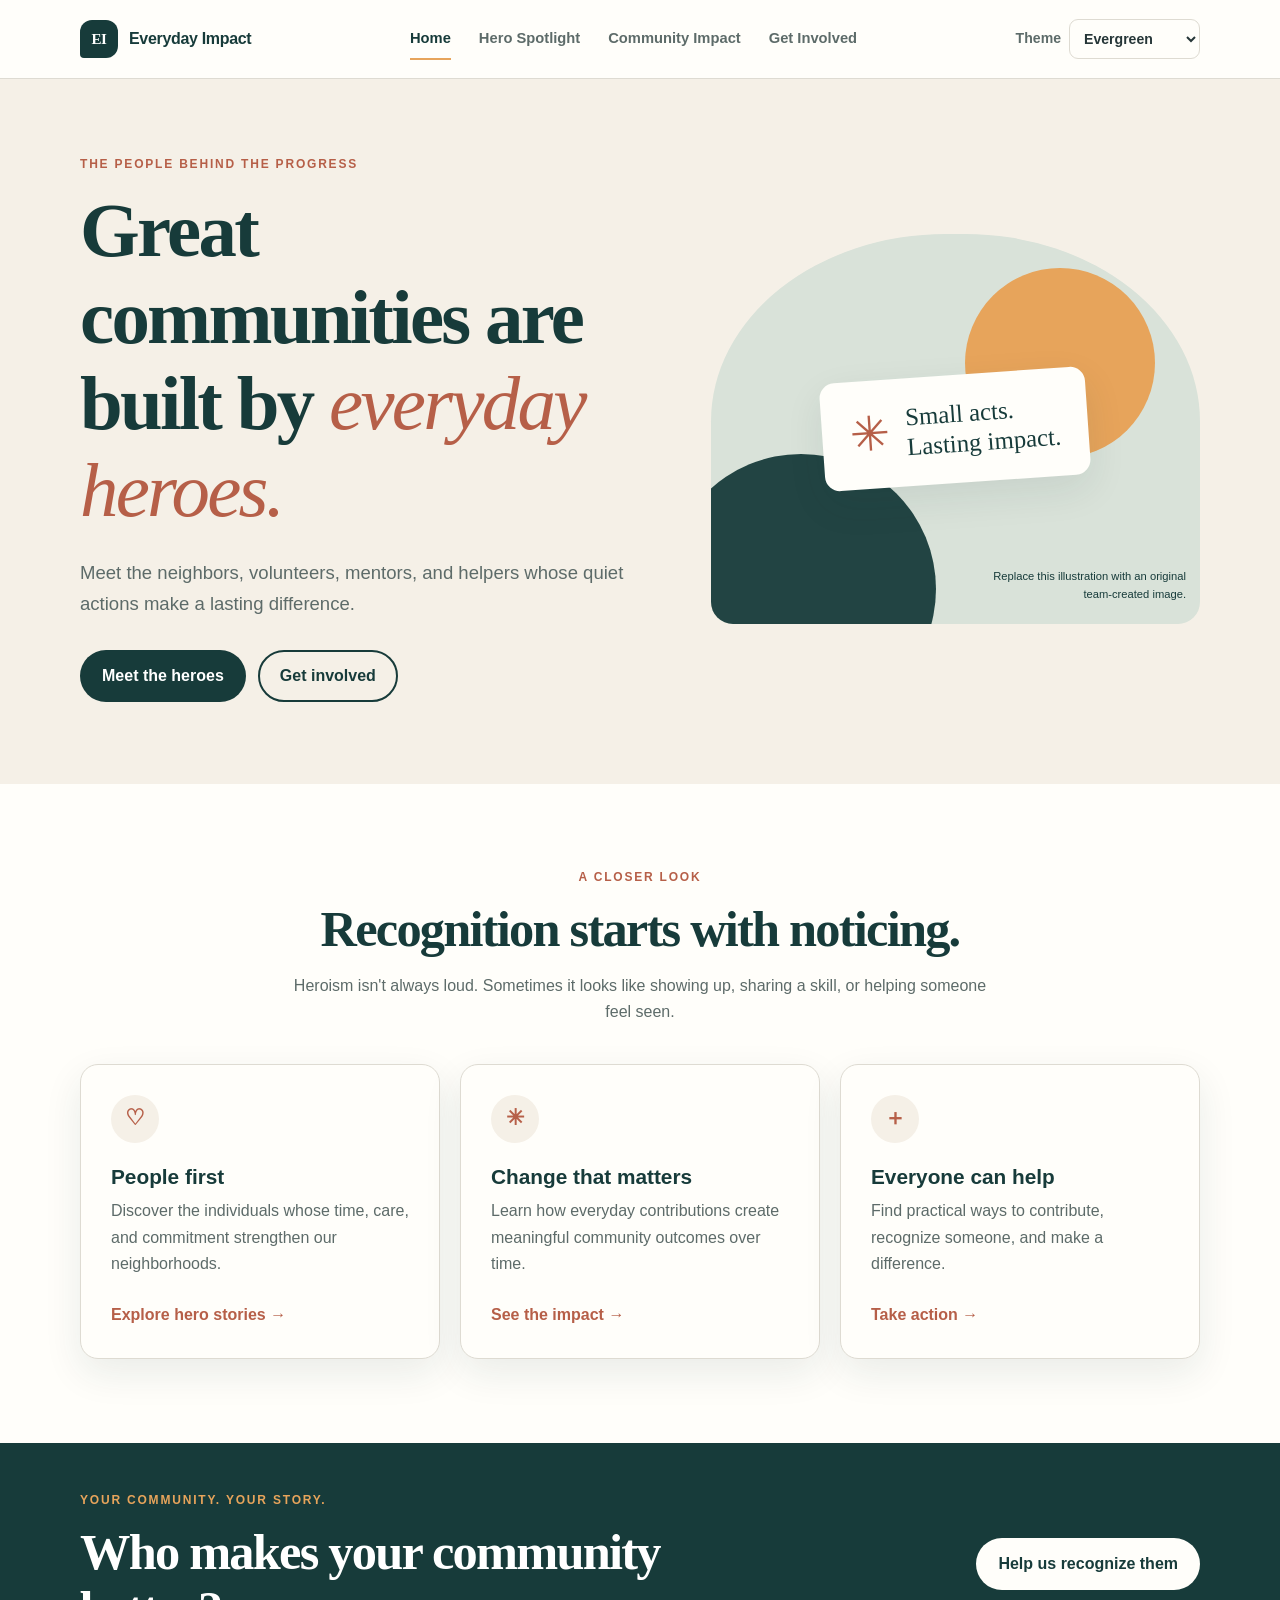
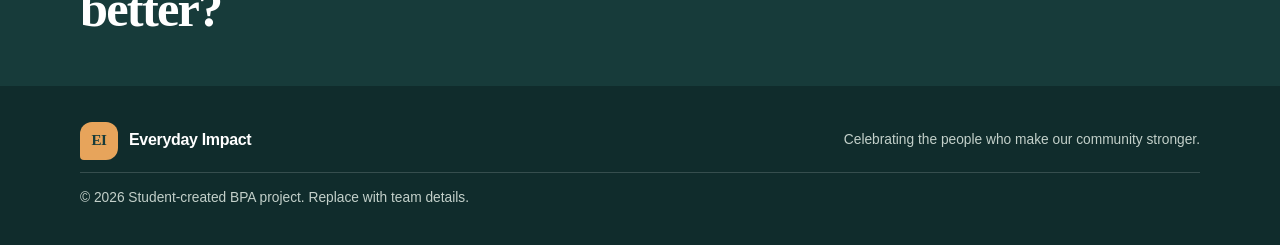
<file: index.html>
<!doctype html>
<html lang="en">
<head>
  <meta charset="utf-8">
  <meta name="viewport" content="width=device-width, initial-scale=1">
  <meta name="description" content="Celebrating the people who make our community stronger.">
  <title>Everyday Impact | Unsung Heroes</title>
  <link rel="stylesheet" href="css/styles.css">
  <script src="js/main.js" defer></script>
</head>
<body>
  <a class="skip-link" href="#main">Skip to content</a>
  <header class="site-header">
    <div class="container nav-wrap">
      <a class="brand" href="index.html" aria-label="Everyday Impact home">
        <span class="brand-mark" aria-hidden="true">EI</span><span>Everyday Impact</span>
      </a>
      <button class="menu-toggle" type="button" aria-expanded="false" aria-controls="primary-nav">Menu</button>
      <nav id="primary-nav" class="primary-nav" aria-label="Main navigation">
        <a href="index.html" aria-current="page">Home</a>
        <a href="heroes.html">Hero Spotlight</a>
        <a href="impact.html">Community Impact</a>
        <a href="get-involved.html">Get Involved</a>
      </nav>
    </div>
  </header>

  <main id="main">
    <section class="hero">
      <div class="container hero-grid">
        <div class="hero-copy">
          <p class="eyebrow">The people behind the progress</p>
          <h1>Great communities are built by <em>everyday heroes.</em></h1>
          <p class="lead">Meet the neighbors, volunteers, mentors, and helpers whose quiet actions make a lasting difference.</p>
          <div class="button-row">
            <a class="button button-primary" href="heroes.html">Meet the heroes</a>
            <a class="button button-outline" href="get-involved.html">Get involved</a>
          </div>
        </div>
        <div class="hero-art" role="img" aria-label="Decorative illustration placeholder showing a group of community members">
          <div class="art-sun"></div><div class="art-circle"></div>
          <div class="art-card"><span class="art-symbol">✳</span><span>Small acts.<br>Lasting impact.</span></div>
          <p class="art-note">Replace this illustration with an original team-created image.</p>
        </div>
      </div>
    </section>

    <section class="section container">
      <div class="section-heading">
        <p class="eyebrow">A closer look</p>
        <h2>Recognition starts with noticing.</h2>
        <p>Heroism isn't always loud. Sometimes it looks like showing up, sharing a skill, or helping someone feel seen.</p>
      </div>
      <div class="card-grid three">
        <article class="feature-card">
          <div class="icon-disc" aria-hidden="true">♡</div>
          <h3>People first</h3>
          <p>Discover the individuals whose time, care, and commitment strengthen our neighborhoods.</p>
          <a class="text-link" href="heroes.html">Explore hero stories <span aria-hidden="true">→</span></a>
        </article>
        <article class="feature-card">
          <div class="icon-disc" aria-hidden="true">✳</div>
          <h3>Change that matters</h3>
          <p>Learn how everyday contributions create meaningful community outcomes over time.</p>
          <a class="text-link" href="impact.html">See the impact <span aria-hidden="true">→</span></a>
        </article>
        <article class="feature-card">
          <div class="icon-disc" aria-hidden="true">＋</div>
          <h3>Everyone can help</h3>
          <p>Find practical ways to contribute, recognize someone, and make a difference.</p>
          <a class="text-link" href="get-involved.html">Take action <span aria-hidden="true">→</span></a>
        </article>
      </div>
    </section>

    <section class="callout">
      <div class="container callout-inner">
        <div><p class="eyebrow">Your community. Your story.</p><h2>Who makes your community better?</h2></div>
        <a class="button button-light" href="get-involved.html">Help us recognize them</a>
      </div>
    </section>
  </main>

  <footer class="site-footer">
    <div class="container footer-inner">
      <a class="brand brand-footer" href="index.html"><span class="brand-mark">EI</span><span>Everyday Impact</span></a>
      <p>Celebrating the people who make our community stronger.</p>
      <p class="copyright">© <span data-year></span> Student-created BPA project. Replace with team details.</p>
    </div>
  </footer>
</body>
</html>
</file>
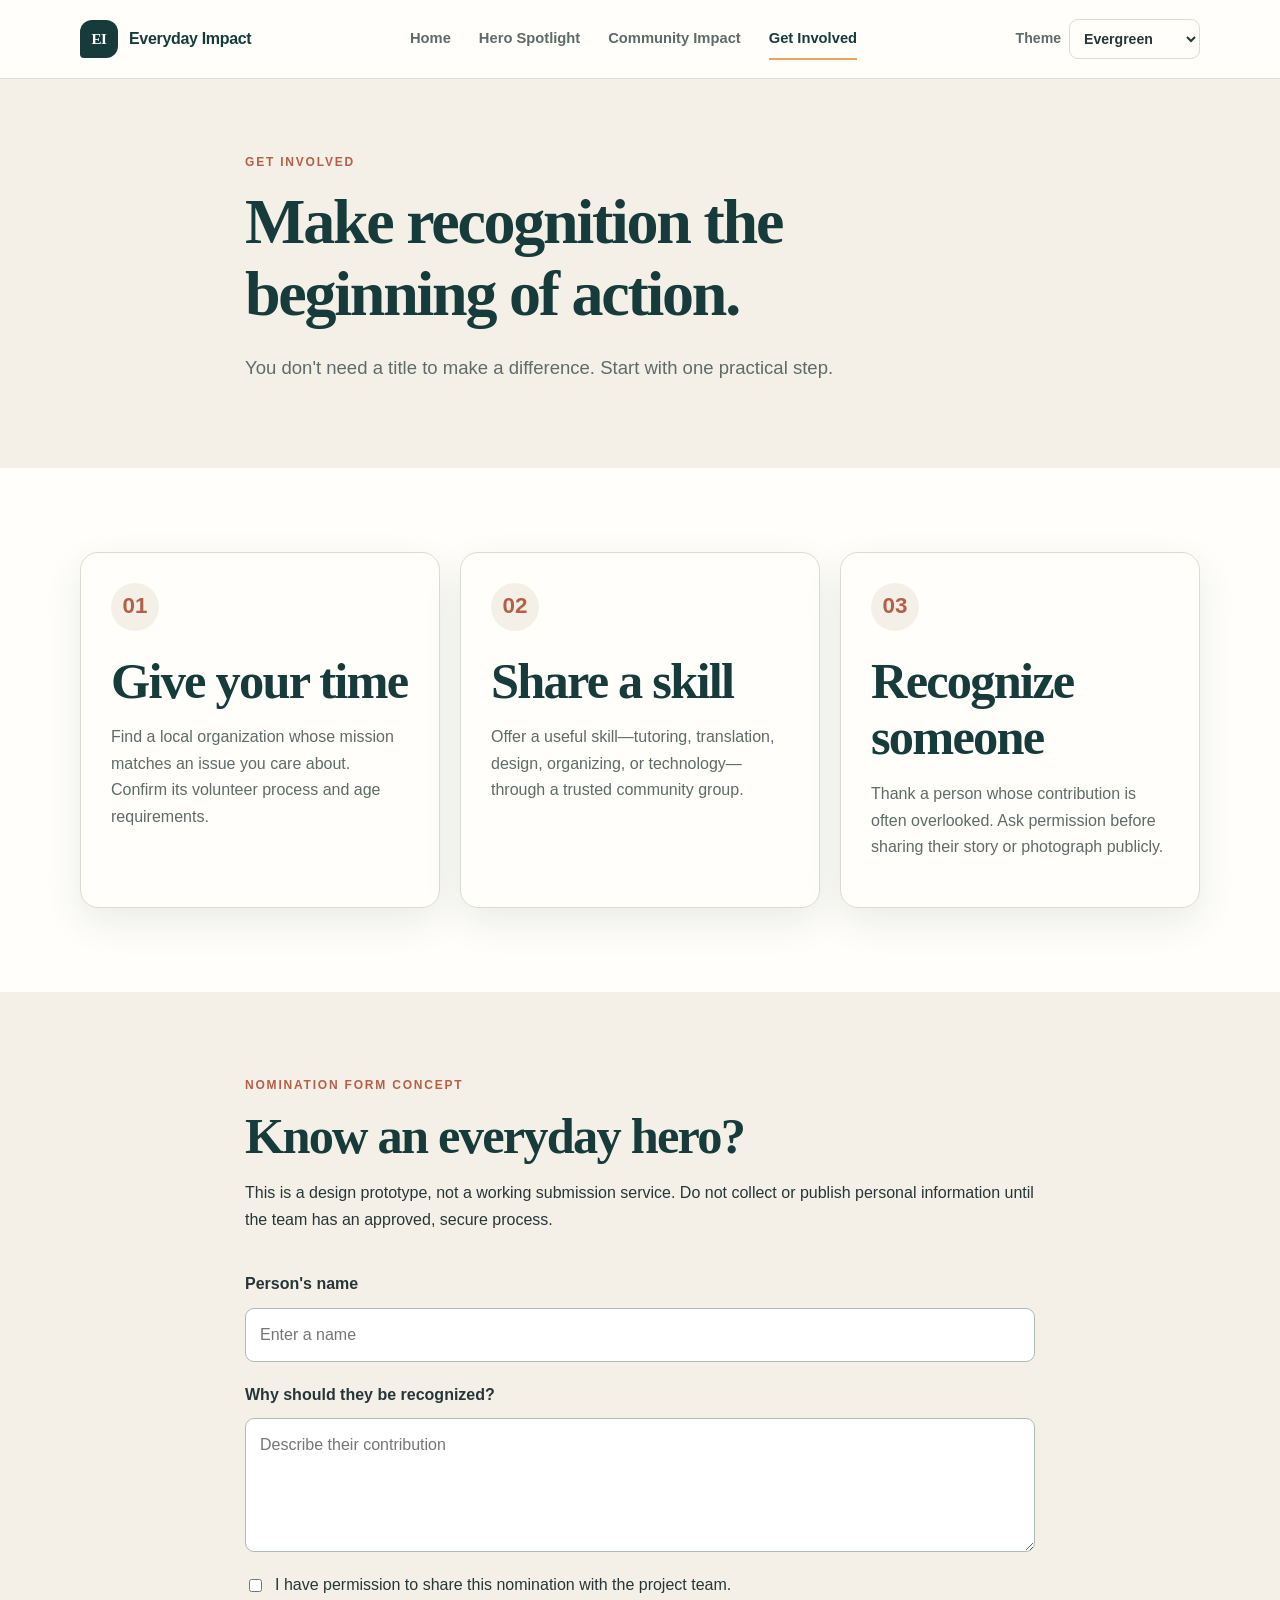
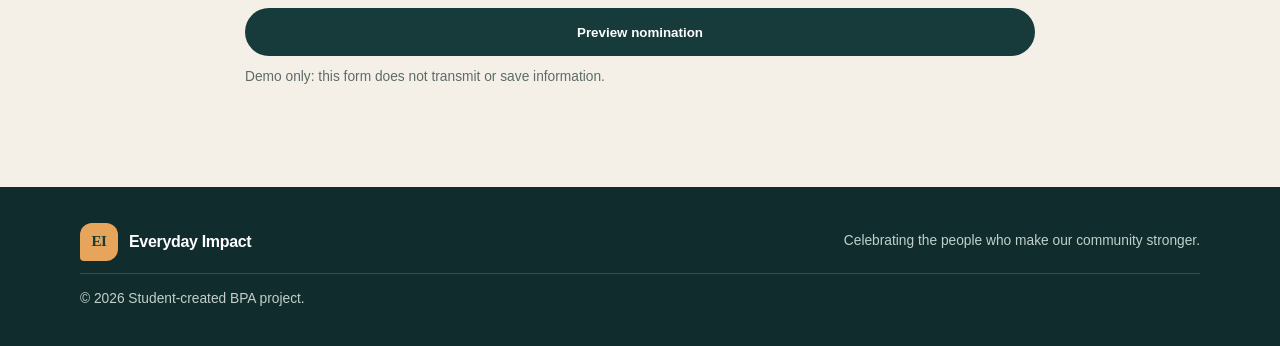
<file: get-involved.html>
<!doctype html>
<html lang="en">
<head>
  <meta charset="utf-8"><meta name="viewport" content="width=device-width, initial-scale=1">
  <meta name="description" content="Find ways to help and recognize local community heroes.">
  <title>Get Involved | Everyday Impact</title>
  <link rel="stylesheet" href="css/styles.css"><script src="js/main.js" defer></script>
</head>
<body>
  <a class="skip-link" href="#main">Skip to content</a>
  <header class="site-header"><div class="container nav-wrap">
    <a class="brand" href="index.html"><span class="brand-mark">EI</span><span>Everyday Impact</span></a>
    <button class="menu-toggle" type="button" aria-expanded="false" aria-controls="primary-nav">Menu</button>
    <nav id="primary-nav" class="primary-nav" aria-label="Main navigation">
      <a href="index.html">Home</a><a href="heroes.html">Hero Spotlight</a><a href="impact.html">Community Impact</a><a href="get-involved.html" aria-current="page">Get Involved</a>
    </nav>
  </div></header>
  <main id="main">
    <section class="page-hero"><div class="container narrow"><p class="eyebrow">Get involved</p><h1>Make recognition the beginning of action.</h1><p class="lead">You don't need a title to make a difference. Start with one practical step.</p></div></section>
    <section class="section container">
      <div class="card-grid three">
        <article class="feature-card"><div class="icon-disc">01</div><h2>Give your time</h2><p>Find a local organization whose mission matches an issue you care about. Confirm its volunteer process and age requirements.</p></article>
        <article class="feature-card"><div class="icon-disc">02</div><h2>Share a skill</h2><p>Offer a useful skill—tutoring, translation, design, organizing, or technology—through a trusted community group.</p></article>
        <article class="feature-card"><div class="icon-disc">03</div><h2>Recognize someone</h2><p>Thank a person whose contribution is often overlooked. Ask permission before sharing their story or photograph publicly.</p></article>
      </div>
    </section>
    <section class="section section-tint"><div class="container narrow">
      <p class="eyebrow">Nomination form concept</p><h2>Know an everyday hero?</h2>
      <p>This is a design prototype, not a working submission service. Do not collect or publish personal information until the team has an approved, secure process.</p>
      <form class="nomination-form" id="nomination-form">
        <label for="nominee">Person's name</label><input id="nominee" name="nominee" type="text" placeholder="Enter a name" required>
        <label for="reason">Why should they be recognized?</label><textarea id="reason" name="reason" rows="4" placeholder="Describe their contribution" required></textarea>
        <label class="consent"><input type="checkbox" required> I have permission to share this nomination with the project team.</label>
        <button class="button button-primary" type="submit">Preview nomination</button>
        <p class="form-note" id="form-message" role="status" aria-live="polite">Demo only: this form does not transmit or save information.</p>
      </form>
    </div></section>
  </main>
  <footer class="site-footer"><div class="container footer-inner"><a class="brand brand-footer" href="index.html"><span class="brand-mark">EI</span><span>Everyday Impact</span></a><p>Celebrating the people who make our community stronger.</p><p class="copyright">© <span data-year></span> Student-created BPA project.</p></div></footer>
</body></html>
</file>
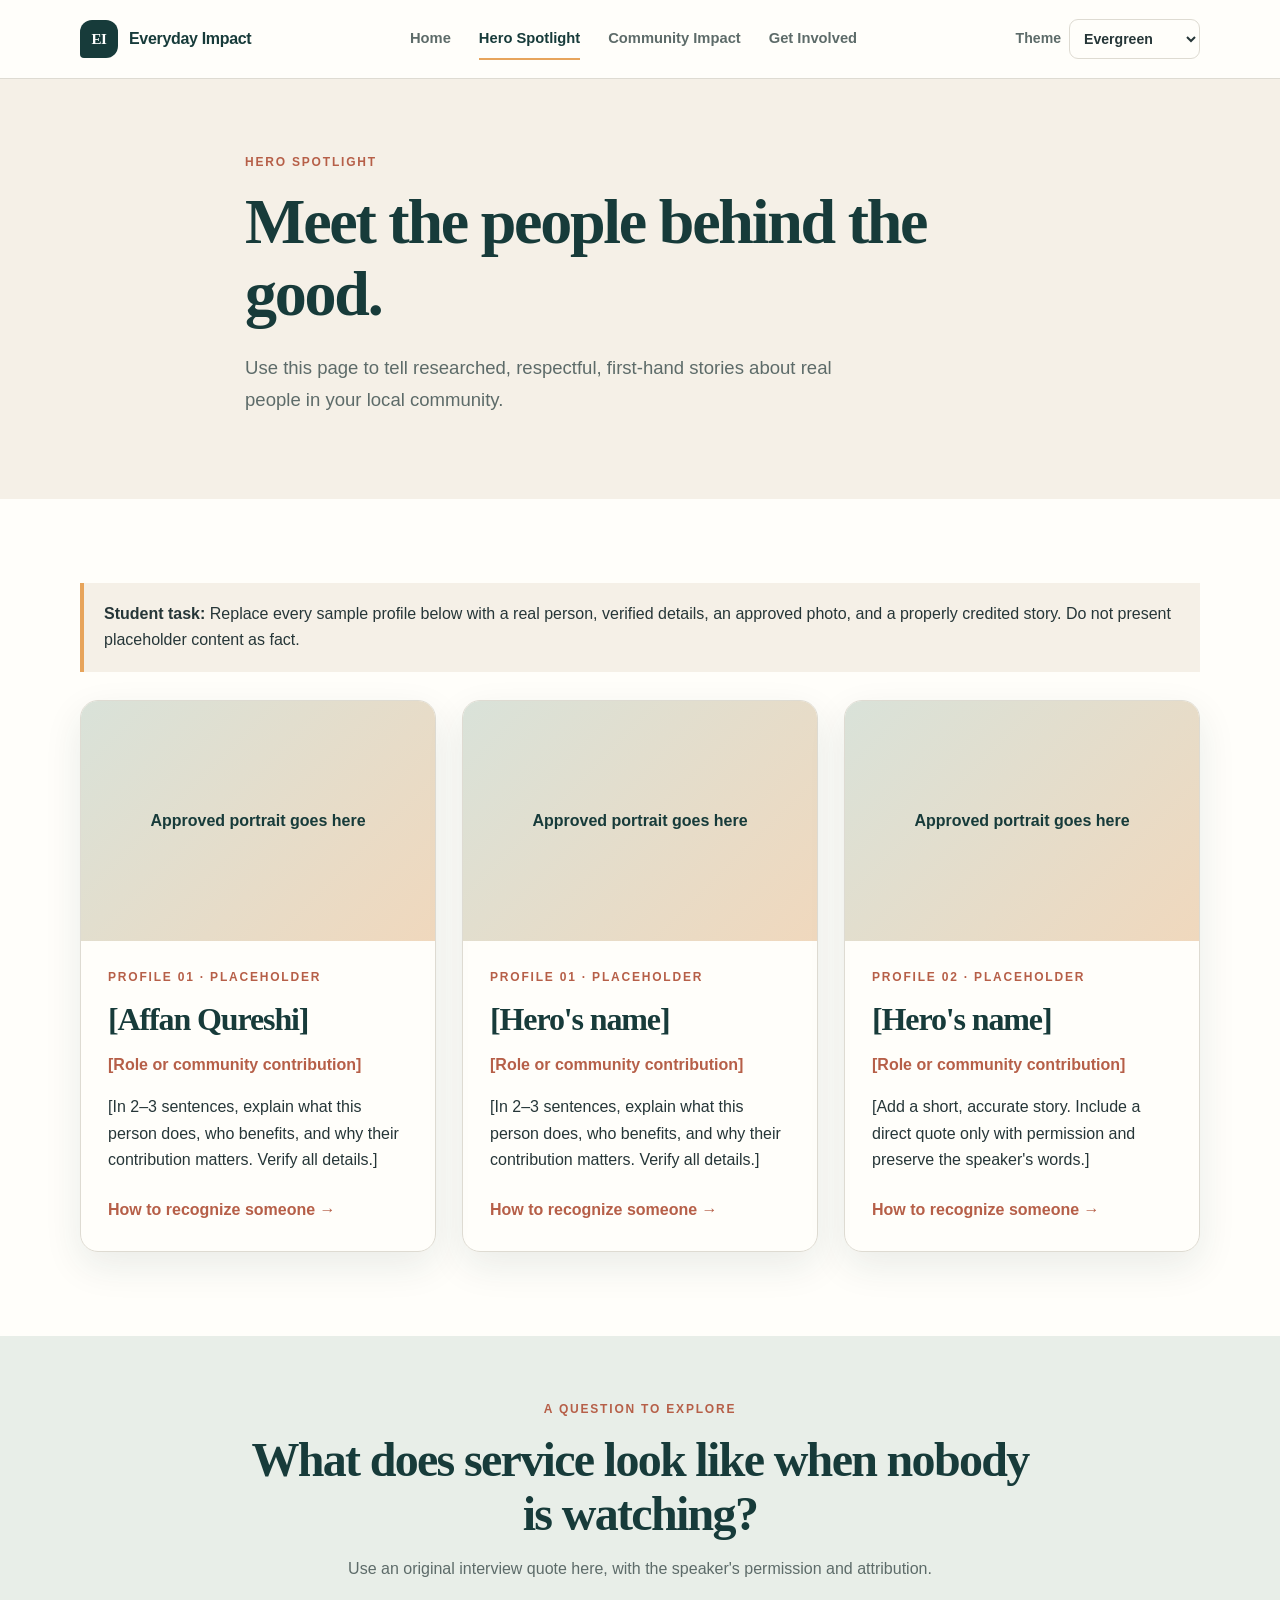
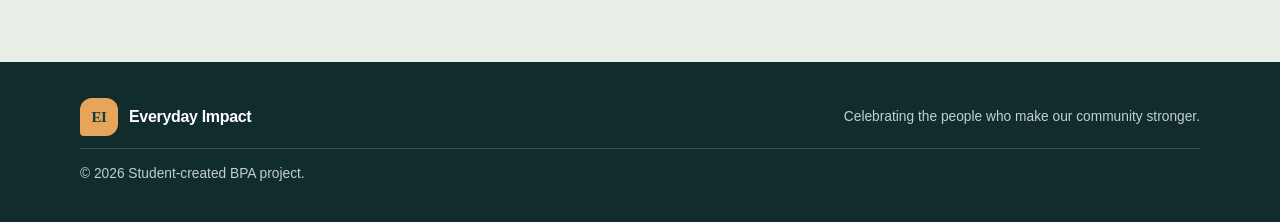
<file: heroes.html>
<!doctype html>
<html lang="en">
<head>
  <meta charset="utf-8"><meta name="viewport" content="width=device-width, initial-scale=1">
  <meta name="description" content="Meet local community heroes and learn their stories.">
  <title>Hero Spotlight | Everyday Impact</title>
  <link rel="stylesheet" href="css/styles.css"><script src="js/main.js" defer></script>
</head>
<body>
  <a class="skip-link" href="#main">Skip to content</a>
  <header class="site-header"><div class="container nav-wrap">
    <a class="brand" href="index.html"><span class="brand-mark">EI</span><span>Everyday Impact</span></a>
    <button class="menu-toggle" type="button" aria-expanded="false" aria-controls="primary-nav">Menu</button>
    <nav id="primary-nav" class="primary-nav" aria-label="Main navigation">
      <a href="index.html">Home</a><a href="heroes.html" aria-current="page">Hero Spotlight</a><a href="impact.html">Community Impact</a><a href="get-involved.html">Get Involved</a>
    </nav>
  </div></header>
  <main id="main">
    <section class="page-hero"><div class="container narrow">
      <p class="eyebrow">Hero spotlight</p><h1>Meet the people behind the good.</h1>
      <p class="lead">Use this page to tell researched, respectful, first-hand stories about real people in your local community.</p>
    </div></section>
    <section class="section container">
      <div class="notice"><strong>Student task:</strong> Replace every sample profile below with a real person, verified details, an approved photo, and a properly credited story. Do not present placeholder content as fact.</div>
      <div class="profile-grid">
        <article class="profile-card">
          <div class="image-placeholder"><span>Approved portrait goes here</span></div>
          <div class="profile-body"><p class="eyebrow">Profile 01 · Placeholder</p><h2>[Affan Qureshi]</h2><p class="profile-role">[Role or community contribution]</p><p>[In 2–3 sentences, explain what this person does, who benefits, and why their contribution matters. Verify all details.]</p><a class="text-link" href="get-involved.html">How to recognize someone →</a></div>
        </article>
        <article class="profile-card">
          <div class="image-placeholder"><span>Approved portrait goes here</span></div>
          <div class="profile-body"><p class="eyebrow">Profile 01 · Placeholder</p><h2>[Hero's name]</h2><p class="profile-role">[Role or community contribution]</p><p>[In 2–3 sentences, explain what this person does, who benefits, and why their contribution matters. Verify all details.]</p><a class="text-link" href="get-involved.html">How to recognize someone →</a></div>
        </article>
        <article class="profile-card">
          <div class="image-placeholder"><span>Approved portrait goes here</span></div>
          <div class="profile-body"><p class="eyebrow">Profile 02 · Placeholder</p><h2>[Hero's name]</h2><p class="profile-role">[Role or community contribution]</p><p>[Add a short, accurate story. Include a direct quote only with permission and preserve the speaker's words.]</p><a class="text-link" href="get-involved.html">How to recognize someone →</a></div>
        </article>
      </div>
    </section>
    <section class="quote-band"><div class="container narrow"><p class="eyebrow">A question to explore</p><h2>What does service look like when nobody is watching?</h2><p>Use an original interview quote here, with the speaker's permission and attribution.</p></div></section>
  </main>
  <footer class="site-footer"><div class="container footer-inner"><a class="brand brand-footer" href="index.html"><span class="brand-mark">EI</span><span>Everyday Impact</span></a><p>Celebrating the people who make our community stronger.</p><p class="copyright">© <span data-year></span> Student-created BPA project.</p></div></footer>
</body></html>
</file>
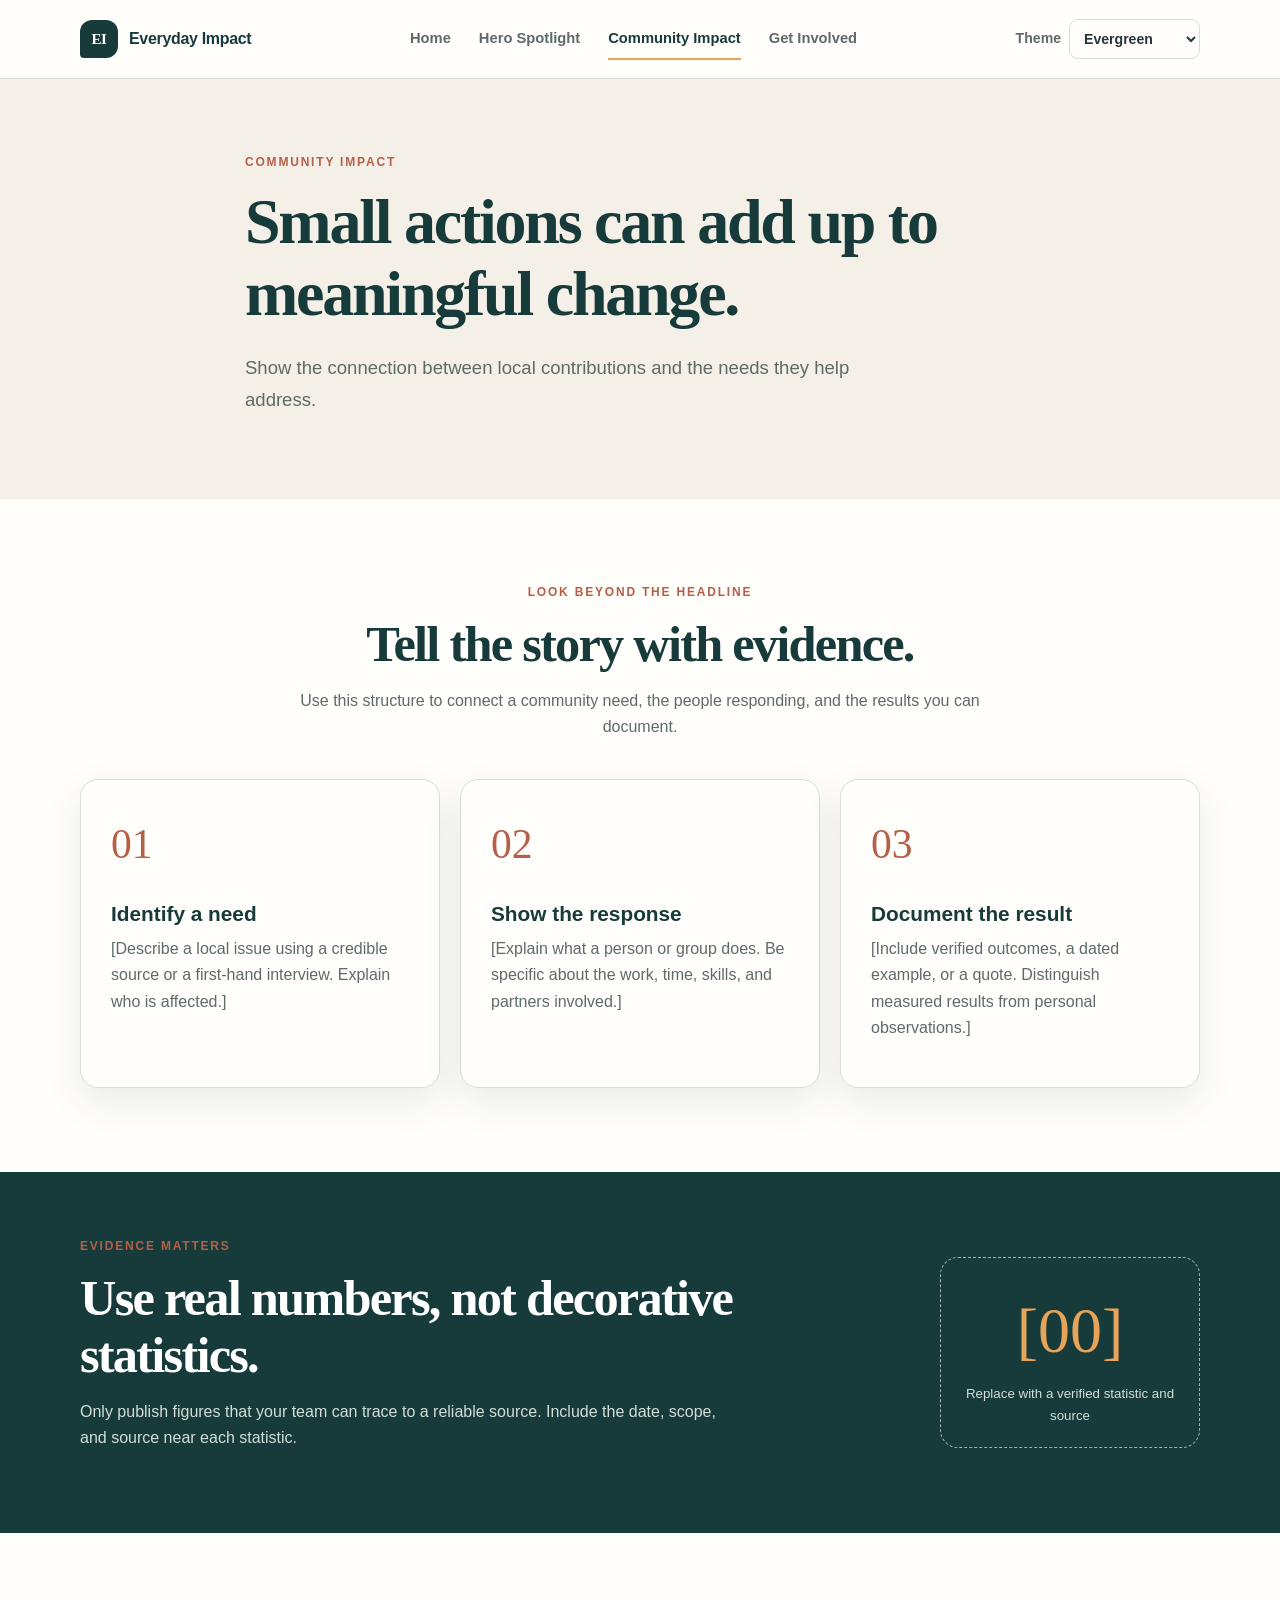
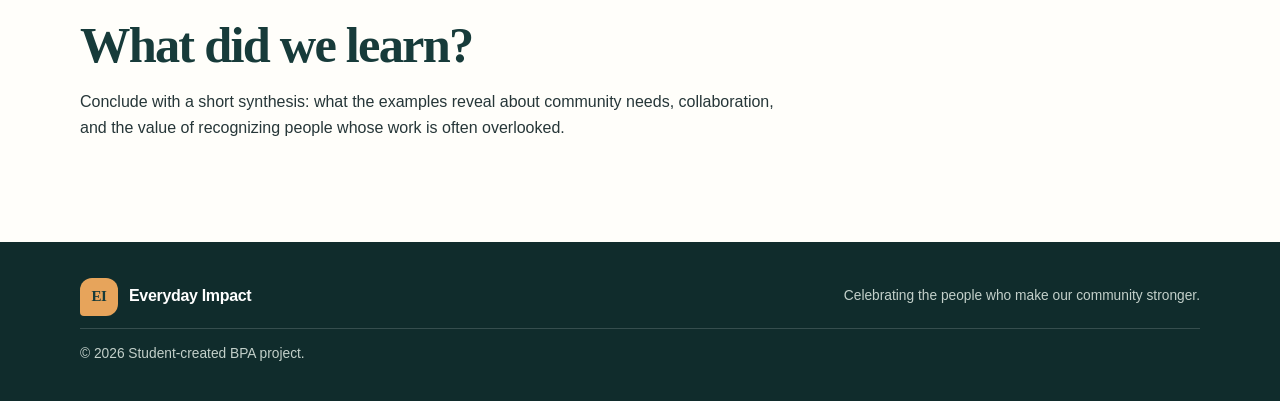
<file: impact.html>
<!doctype html>
<html lang="en">
<head>
  <meta charset="utf-8"><meta name="viewport" content="width=device-width, initial-scale=1">
  <meta name="description" content="Explore the positive impact of local community service.">
  <title>Community Impact | Everyday Impact</title>
  <link rel="stylesheet" href="css/styles.css"><script src="js/main.js" defer></script>
</head>
<body>
  <a class="skip-link" href="#main">Skip to content</a>
  <header class="site-header"><div class="container nav-wrap">
    <a class="brand" href="index.html"><span class="brand-mark">EI</span><span>Everyday Impact</span></a>
    <button class="menu-toggle" type="button" aria-expanded="false" aria-controls="primary-nav">Menu</button>
    <nav id="primary-nav" class="primary-nav" aria-label="Main navigation">
      <a href="index.html">Home</a><a href="heroes.html">Hero Spotlight</a><a href="impact.html" aria-current="page">Community Impact</a><a href="get-involved.html">Get Involved</a>
    </nav>
  </div></header>
  <main id="main">
    <section class="page-hero"><div class="container narrow"><p class="eyebrow">Community impact</p><h1>Small actions can add up to meaningful change.</h1><p class="lead">Show the connection between local contributions and the needs they help address.</p></div></section>
    <section class="section container">
      <div class="section-heading"><p class="eyebrow">Look beyond the headline</p><h2>Tell the story with evidence.</h2><p>Use this structure to connect a community need, the people responding, and the results you can document.</p></div>
      <div class="impact-grid">
        <article class="impact-card"><span class="step-number">01</span><h3>Identify a need</h3><p>[Describe a local issue using a credible source or a first-hand interview. Explain who is affected.]</p></article>
        <article class="impact-card"><span class="step-number">02</span><h3>Show the response</h3><p>[Explain what a person or group does. Be specific about the work, time, skills, and partners involved.]</p></article>
        <article class="impact-card"><span class="step-number">03</span><h3>Document the result</h3><p>[Include verified outcomes, a dated example, or a quote. Distinguish measured results from personal observations.]</p></article>
      </div>
    </section>
    <section class="stat-panel"><div class="container stat-inner"><div><p class="eyebrow">Evidence matters</p><h2>Use real numbers, not decorative statistics.</h2><p>Only publish figures that your team can trace to a reliable source. Include the date, scope, and source near each statistic.</p></div><div class="stat-placeholder"><span>[00]</span><small>Replace with a verified statistic and source</small></div></div></section>
    <section class="section container">
      <h2>What did we learn?</h2><p class="reading-width">Conclude with a short synthesis: what the examples reveal about community needs, collaboration, and the value of recognizing people whose work is often overlooked.</p>
    </section>
  </main>
  <footer class="site-footer"><div class="container footer-inner"><a class="brand brand-footer" href="index.html"><span class="brand-mark">EI</span><span>Everyday Impact</span></a><p>Celebrating the people who make our community stronger.</p><p class="copyright">© <span data-year></span> Student-created BPA project.</p></div></footer>
</body></html>
</file>
<file: css/styles.css>
/* Everyday Impact starter styles
   Students: customize the design tokens first, then components and page-specific styles. */
:root {
  --color-ink: #263638;
  --color-muted: #5d6b69;
  --color-primary: #173b3a;
  --color-primary-dark: #102c2c;
  --color-gold: #e7a45b;
  --color-paper: #f5f0e7;
  --color-white: #fffefa;
  --color-terra: #b65f48;
  --color-line: #dedbd2;
  --font-heading: Georgia, "Times New Roman", serif;
  --font-body: Arial, Helvetica, sans-serif;
  --content-width: 1120px;
  --radius-card: 18px;
  --shadow-soft: 0 14px 38px rgba(23, 59, 58, .09);
}
* { box-sizing: border-box; }
html { scroll-behavior: smooth; }
body { margin: 0; color: var(--color-ink); background: var(--color-white); font-family: var(--font-body); line-height: 1.65; }
a { color: inherit; }
img, video { max-width: 100%; height: auto; }
.container { width: min(var(--content-width), calc(100% - 40px)); margin-inline: auto; }
.narrow { max-width: 790px; }
.reading-width { max-width: 720px; }
.skip-link { position: absolute; left: -9999px; top: 8px; z-index: 99; background: white; padding: 10px; }
.skip-link:focus { left: 8px; }
.site-header { position: relative; z-index: 5; background: var(--color-white); border-bottom: 1px solid var(--color-line); }
.nav-wrap { min-height: 78px; display: flex; align-items: center; justify-content: space-between; gap: 24px; }
.brand { display: inline-flex; align-items: center; gap: 11px; color: var(--color-primary); font-weight: 800; text-decoration: none; letter-spacing: -.02em; }
.brand-mark { display: grid; place-items: center; width: 38px; height: 38px; border-radius: 12px 12px 12px 4px; background: var(--color-primary); color: white; font-family: var(--font-heading); font-size: 15px; }
.primary-nav { display: flex; align-items: center; gap: 28px; }
.primary-nav a { color: var(--color-muted); font-size: .92rem; font-weight: 700; text-decoration: none; padding: 8px 0; border-bottom: 2px solid transparent; }
.primary-nav a:hover, .primary-nav a[aria-current="page"] { color: var(--color-primary); border-color: var(--color-gold); }
.menu-toggle { display: none; border: 1px solid var(--color-line); background: white; border-radius: 8px; padding: 8px 12px; font: inherit; }
.hero { overflow: hidden; background: var(--color-paper); padding: 76px 0 82px; }
.hero-grid { display: grid; grid-template-columns: 1.08fr .92fr; align-items: center; gap: 56px; }
.eyebrow { margin: 0 0 13px; color: var(--color-terra); font-size: .75rem; font-weight: 800; letter-spacing: .15em; text-transform: uppercase; }
h1, h2, h3 { color: var(--color-primary); line-height: 1.13; }
h1, h2 { font-family: var(--font-heading); font-weight: 600; letter-spacing: -.035em; }
h1 { margin: 0 0 22px; font-size: clamp(2.8rem, 6vw, 5rem); }
h1 em { color: var(--color-terra); font-weight: 500; }
h2 { margin: 0 0 15px; font-size: clamp(2rem, 4vw, 3.15rem); }
h3 { margin: 0 0 10px; font-size: 1.3rem; }
p { margin-top: 0; }
.lead { color: var(--color-muted); max-width: 610px; font-size: 1.16rem; line-height: 1.7; }
.button-row { display: flex; flex-wrap: wrap; gap: 12px; margin-top: 30px; }
.button { display: inline-flex; justify-content: center; align-items: center; min-height: 48px; padding: 11px 20px; border: 2px solid transparent; border-radius: 999px; font-weight: 800; text-decoration: none; transition: transform .2s ease, background-color .2s ease; cursor: pointer; }
.button:hover { transform: translateY(-2px); }
.button-primary { background: var(--color-primary); color: white; }
.button-primary:hover { background: var(--color-primary-dark); }
.button-outline { border-color: var(--color-primary); color: var(--color-primary); }
.button-light { background: var(--color-white); color: var(--color-primary); }
.hero-art { min-height: 390px; position: relative; display: grid; place-items: center; border-radius: 48% 48% 22px 22px; background: #d9e2d9; overflow: hidden; }
.art-sun { position: absolute; width: 190px; height: 190px; border-radius: 50%; background: var(--color-gold); top: 34px; right: 45px; }
.art-circle { position: absolute; width: 270px; height: 270px; border-radius: 50%; background: var(--color-primary); bottom: -100px; left: -45px; opacity: .94; }
.art-card { position: relative; z-index: 1; display: flex; align-items: center; gap: 16px; padding: 24px 28px; border-radius: 15px; background: var(--color-white); box-shadow: var(--shadow-soft); color: var(--color-primary); font-family: var(--font-heading); font-size: 1.55rem; line-height: 1.2; transform: rotate(-4deg); }
.art-symbol { color: var(--color-terra); font-size: 3rem; }
.art-note { position: absolute; z-index: 1; bottom: 9px; right: 14px; max-width: 220px; color: var(--color-primary); font-size: .7rem; text-align: right; }
.section { padding-top: 84px; padding-bottom: 84px; }
.section-heading { max-width: 700px; margin: 0 auto 38px; text-align: center; }
.section-heading p:last-child { color: var(--color-muted); }
.card-grid { display: grid; gap: 20px; }
.card-grid.three { grid-template-columns: repeat(3, 1fr); }
.feature-card, .impact-card { padding: 30px; border: 1px solid var(--color-line); border-radius: var(--radius-card); background: var(--color-white); box-shadow: var(--shadow-soft); }
.feature-card p, .impact-card p { color: var(--color-muted); }
.icon-disc { display: grid; place-items: center; width: 48px; height: 48px; margin-bottom: 22px; border-radius: 50%; background: var(--color-paper); color: var(--color-terra); font-size: 1.4rem; font-weight: 800; }
.text-link { display: inline-block; margin-top: 8px; color: var(--color-terra); font-weight: 800; text-decoration: none; }
.text-link:hover { text-decoration: underline; }
.callout { padding: 48px 0; background: var(--color-primary); color: white; }
.callout-inner { display: flex; justify-content: space-between; align-items: center; gap: 30px; }
.callout h2 { max-width: 600px; margin: 0; color: white; }
.callout .eyebrow { color: var(--color-gold); }
.site-footer { padding: 36px 0; background: #102c2c; color: #e8eee8; }
.footer-inner { display: flex; flex-wrap: wrap; align-items: center; justify-content: space-between; gap: 12px 24px; }
.brand-footer { color: white; }
.brand-footer .brand-mark { background: var(--color-gold); color: var(--color-primary); }
.footer-inner p { margin: 0; color: #c3d0ca; font-size: .86rem; }
.copyright { flex-basis: 100%; padding-top: 14px; border-top: 1px solid rgba(255,255,255,.16); }
.page-hero { padding: 74px 0 65px; background: var(--color-paper); }
.page-hero h1 { font-size: clamp(2.7rem, 5vw, 4.2rem); }
.profile-grid { display: grid; grid-template-columns: repeat(3, 1fr); gap: 26px; }
.profile-card { overflow: hidden; border: 1px solid var(--color-line); border-radius: var(--radius-card); box-shadow: var(--shadow-soft); }
.image-placeholder { min-height: 240px; display: grid; place-items: center; padding: 20px; background: linear-gradient(135deg, #d9e2d9, #f0d8bd); color: var(--color-primary); text-align: center; font-weight: 800; }
.profile-body { padding: 27px; }
.profile-body h2 { font-size: 2rem; }
.profile-role { color: var(--color-terra); font-weight: 800; }
.notice { margin-bottom: 28px; padding: 18px 20px; border-left: 4px solid var(--color-gold); background: var(--color-paper); color: var(--color-ink); }
.quote-band { padding: 64px 0; background: #e8eee8; text-align: center; }
.quote-band h2 { font-size: clamp(2rem, 4vw, 3rem); }
.quote-band p:last-child { color: var(--color-muted); }
.impact-grid { display: grid; grid-template-columns: repeat(3, 1fr); gap: 20px; }
.step-number { display: inline-block; margin-bottom: 24px; color: var(--color-terra); font-family: var(--font-heading); font-size: 2.6rem; }
.stat-panel { padding: 65px 0; background: var(--color-primary); color: white; }
.stat-inner { display: grid; grid-template-columns: 1fr 260px; align-items: center; gap: 50px; }
.stat-inner h2 { color: white; }
.stat-inner p:last-child { max-width: 650px; color: #d3ded8; }
.stat-placeholder { display: grid; place-items: center; min-height: 180px; padding: 20px; border: 1px dashed rgba(255,255,255,.6); border-radius: 18px; text-align: center; }
.stat-placeholder span { color: var(--color-gold); font-family: var(--font-heading); font-size: 4rem; }
.stat-placeholder small { color: #d3ded8; }
.section-tint { background: var(--color-paper); }
.nomination-form { display: grid; gap: 10px; margin-top: 28px; }
.nomination-form label { margin-top: 10px; font-weight: 800; }
.nomination-form input[type="text"], .nomination-form textarea { width: 100%; padding: 13px 14px; border: 1px solid #aebbb4; border-radius: 9px; background: white; color: var(--color-ink); font: inherit; }
.nomination-form input:focus, .nomination-form textarea:focus { outline: 3px solid rgba(231,164,91,.45); border-color: var(--color-primary); }
.nomination-form .consent { display: flex; align-items: flex-start; gap: 10px; font-weight: 400; }
.nomination-form .consent input { margin-top: 7px; }
.form-note { color: var(--color-muted); font-size: .86rem; }
@media (max-width: 760px) {
  .nav-wrap { min-height: 68px; flex-wrap: wrap; padding-top: 12px; padding-bottom: 12px; }
  .menu-toggle { display: block; }
  .primary-nav { display: none; flex-basis: 100%; flex-direction: column; align-items: stretch; gap: 4px; padding: 8px 0 4px; }
  .primary-nav.is-open { display: flex; }
  .primary-nav a { padding: 10px 4px; }
  .hero { padding: 52px 0; }
  .hero-grid, .stat-inner { grid-template-columns: 1fr; gap: 34px; }
  .hero-art { min-height: 280px; }
  .card-grid.three, .impact-grid, .profile-grid { grid-template-columns: 1fr; }
  .section { padding-top: 60px; padding-bottom: 60px; }
  .callout-inner { align-items: flex-start; flex-direction: column; }
  .footer-inner { align-items: flex-start; flex-direction: column; }
}
@media (prefers-reduced-motion: reduce) {
  *, *::before, *::after { scroll-behavior: auto !important; transition-duration: .01ms !important; animation-duration: .01ms !important; animation-iteration-count: 1 !important; }
}
</file>
